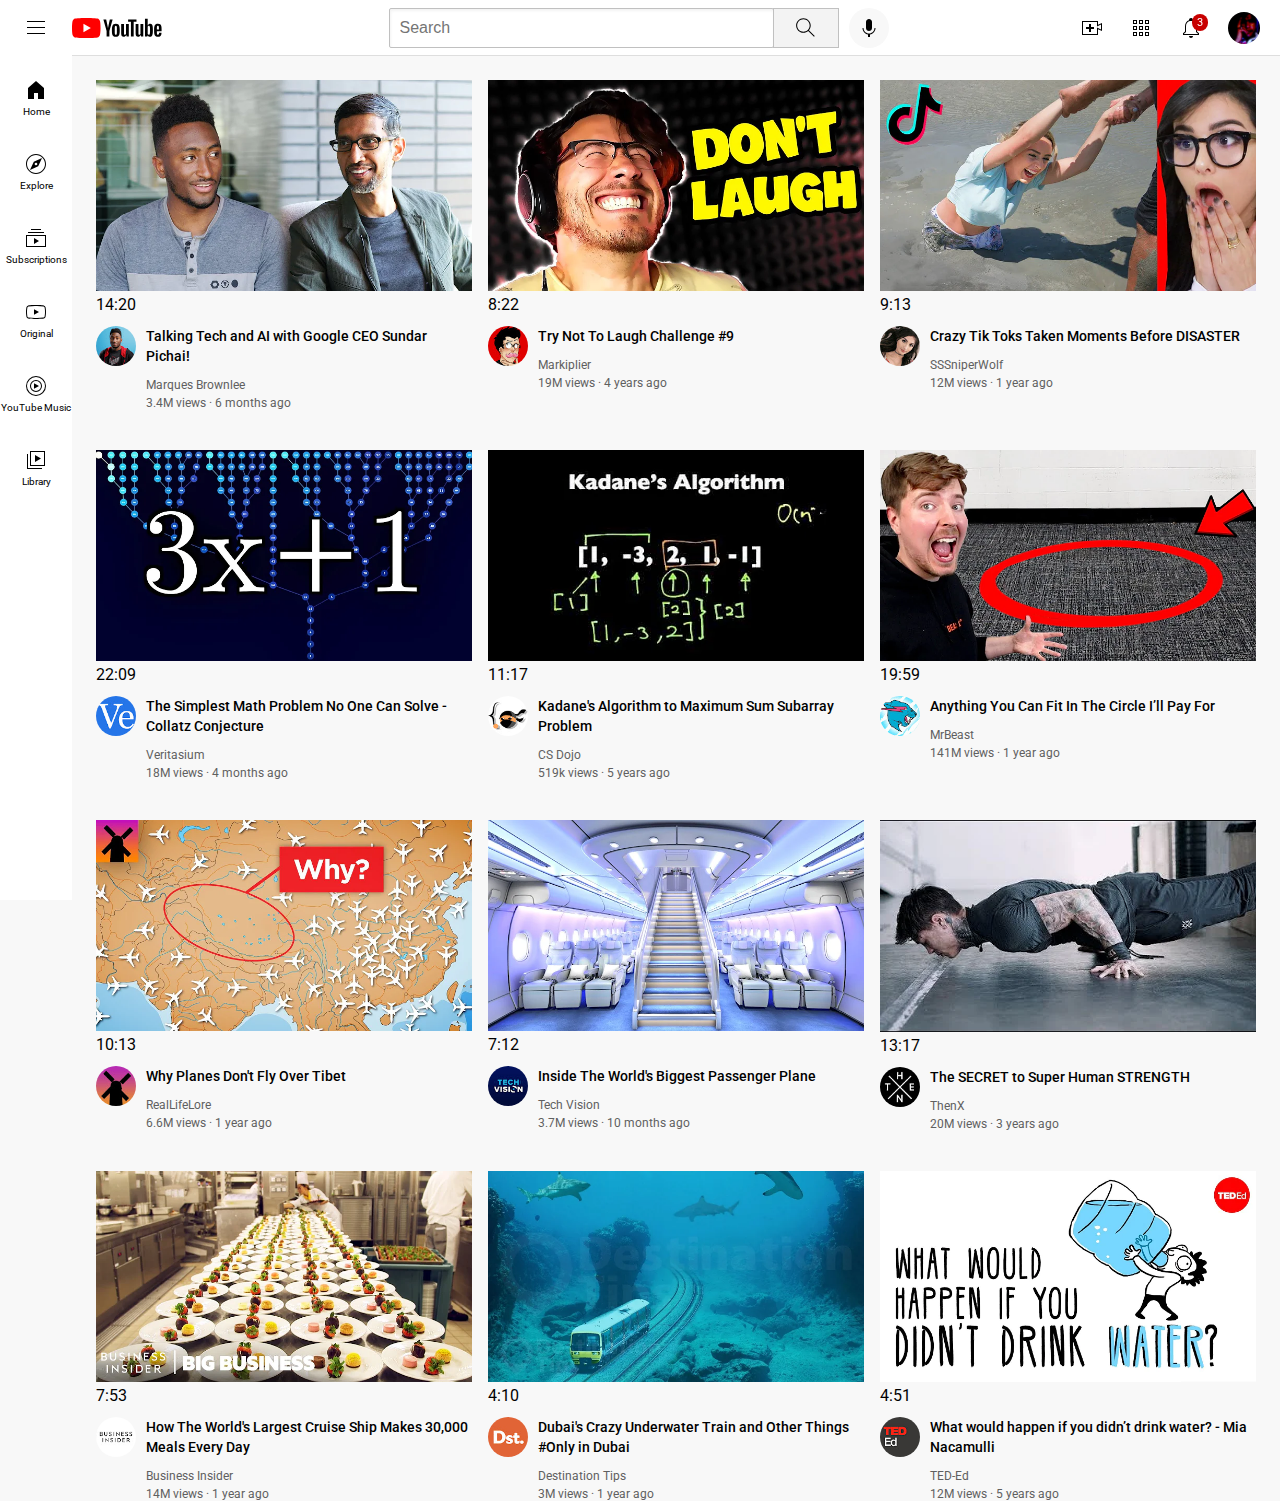
<file: index.html>
<!DOCTYPE html>
<html lang="en">
  <head>
    <meta charset="UTF-8" />
    <meta name="viewport" content="width=device-width, initial-scale=1.0" />
    <title>YouTube.com Clone</title>
<!-- Fuentes de Google -->
    <link rel="preconnect" href="https://fonts.googleapis.com" />
    <link rel="preconnect" href="https://fonts.gstatic.com" crossorigin />
    <link
      href="https://fonts.googleapis.com/css2?family=Roboto:wght@400;500;700&display=swap"
      rel="stylesheet"
    />
<!-- Hojas de estilo -->
    <link rel="stylesheet" href="styles/general.css">
    <link rel="stylesheet" href="styles/header.css">
    <link rel="stylesheet" href="styles/video.css">
    <link rel="stylesheet" href="styles/sidebar.css">
  </head>
  <body>
    <!-- Header -->
     <!-- Left Section -->
    <header class="header">
      <div class="left-section">
        <img class="hamburger-menu" src="icons/hamburger-menu.svg" alt="">
        <img class="youtube-logo" src="icons/youtube-logo.svg " alt="">
      </div>

     <!-- Middle Section -->

      <div class="middle-section">
        <input class="search-bar" type="text" name="" id="" placeholder="Search" />
        <button class="search-button">
          <img class="search-icon" src="icons/search.svg" alt="">
          <div class="tooltip">Search</div>
        </button>
        <button class="voice-search-button">
          <img class="voice-search-icon" src="icons/voice-search-icon.svg" alt="">
          <div class="tooltip">Search with your voice</div>
        </button>
      </div>

     <!-- Right Section -->

      <div class="right-section">
        <div class="upload-icon-container">
          <img class="upload-icon" src="icons/upload.svg" alt="">
          <div class="tooltip">Create</div>
        </div>
        <div class="youtube-apps-icon-container">
          <img class="youtube-apps-icon" src="icons/youtube-apps.svg" alt="">
          <div class="tooltip">YouTube apps</div>
        </div>
        <div class="notifications-icon-container">
          <img class="notifications-icon" src="icons/notifications.svg" alt="">
          <div class="tooltip">Notifications</div>
          <div class="notifications-count">3</div>
        </div>
        <img class="current-user-picture" src="channel-pictures/nes.jpg" alt="">
      </div>
    </header>

    <!-- Sidebar -->

    <nav class="sidebar">
      <div class="sidebar-link">
        <img src="icons/home.svg" alt="">
        <div>Home</div>
      </div>
      <div class="sidebar-link">
        <img src="icons/explore.svg" alt="">
        <div>Explore</div>
      </div>
      <div class="sidebar-link">
        <img src="icons/subscriptions.svg" alt="">
        <div>Subscriptions</div>
      </div>
      <div class="sidebar-link">
        <img src="icons/originals.svg" alt="">
        <div>Original</div>
      </div>
      <div class="sidebar-link">
        <img src="icons/youtube-music.svg" alt="">
        <div>YouTube Music</div>
      </div>
      <div class="sidebar-link">
        <img src="icons/library.svg" alt="">
        <div>Library</div>
      </div>
    </nav>

<!-- Sección Video -->


    <main>
      <!-- Video 1 -->
      <section class="video-grid">
        <div class="video-preview">
          <div class="thumbnail-row">
            <a href="https://www.youtube.com/watch?v=n2RNcPRtAiY"><img class="thumbnail" src="thumbnails/thumbnail-1.webp" alt="" /></a>
            <div class="video-time">14:20</div>
          </div>
          <div class="video-info-grid">
            <div class="channel-picture">
              <a href="https://www.youtube.com/c/mkbhd">
                <img
                  class="profile-picture"
                  src="channel-pictures/channel-1.jpeg"
                  alt=""
                />
              </a>
            </div>
            <div class="video-info">
              <p class="video-title">
                <a href="https://www.youtube.com/watch?v=n2RNcPRtAiY">Talking Tech and AI with Google CEO Sundar Pichai!</a>
              </p>
              <p class="video-author">Marques Brownlee</p>
              <p class="video-stats">3.4M views &#183; 6 months ago</p>
            </div>
          </div>
        </div>
  
      <!-- Video 2 -->
        <div class="video-preview">
          <div class="thumbnail-row">
            <a href="https://www.youtube.com/watch?v=mP0RAo9SKZk"><img class="thumbnail" src="thumbnails/thumbnail-2.webp" alt="" /></a>
            <div class="video-time">8:22</div>
          </div>
          <div class="video-info-grid">
            <div class="channel-picture">
              <a href="https://www.youtube.com/c/markiplier">
                <img
                  class="profile-picture"
                  src="channel-pictures/channel-2.jpeg"
                  alt=""
                />
              </a>
            </div>
            <div class="video-info">
              <p class="video-title">
                <a href="https://www.youtube.com/watch?v=mP0RAo9SKZk">Try Not To Laugh Challenge #9</a>
              </p>
              <p class="video-author">Markiplier</p>
              <p class="video-stats">19M views &#183; 4 years ago</p>
            </div>
          </div>
        </div>
        
      <!-- Video 3 -->     
        <div class="video-preview">
          <div class="thumbnail-row">
            <a href="https://www.youtube.com/watch?v=FgjPQQeTh1w"><img class="thumbnail" src="thumbnails/thumbnail-3.webp" alt="" /></a>
            <div class="video-time">9:13</div>
          </div>
          <div class="video-info-grid">
            <div class="channel-picture">
              <a href="https://www.youtube.com/user/SSSniperWolf">
                <img
                  class="profile-picture"
                  src="channel-pictures/channel-3.jpeg"
                  alt=""
                />
              </a>
            </div>
            <div class="video-info">
              <p class="video-title">
                <a href="https://www.youtube.com/watch?v=FgjPQQeTh1w">Crazy Tik Toks Taken Moments Before DISASTER</a>
              </p>
              <p class="video-author">SSSniperWolf</p>
              <p class="video-stats">12M views &#183; 1 year ago</p>
            </div>
          </div>
        </div>
  
        <!-- Video 4 --> 
        <div class="video-preview">
          <div class="thumbnail-row">
            <a href="https://www.youtube.com/watch?v=094y1Z2wpJg"><img class="thumbnail" src="thumbnails/thumbnail-4.webp" alt="" /></a>
            <div class="video-time">22:09</div>
          </div>
          <div class="video-info-grid">
            <div class="channel-picture">
              <a href="https://www.youtube.com/c/veritasium">
                <img
                  class="profile-picture"
                  src="channel-pictures/channel-4.jpeg"
                  alt=""
                />
              </a>
            </div>
            <div class="video-info">
              <p class="video-title">
                <a href="https://www.youtube.com/watch?v=094y1Z2wpJg">The Simplest Math Problem No One Can Solve - Collatz Conjecture</a>
              </p>
              <p class="video-author">Veritasium</p>
              <p class="video-stats">18M views &#183; 4 months ago</p>
            </div>
          </div>
        </div>
        
      <!-- Video 5 -->   
        <div class="video-preview">
          <div class="thumbnail-row">
            <a href="https://www.youtube.com/watch?v=86CQq3pKSUw"><img class="thumbnail" src="thumbnails/thumbnail-5.webp" alt="" /></a>
            <div class="video-time">11:17</div>
          </div>
          <div class="video-info-grid">
            <div class="channel-picture">
              <a href="https://www.youtube.com/c/CSDojo">
                <img
                  class="profile-picture"
                  src="channel-pictures/channel-5.jpeg"
                  alt=""
                />
              </a>
            </div>
            <div class="video-info">
              <p class="video-title">
                <a href="https://www.youtube.com/watch?v=86CQq3pKSUw">Kadane's Algorithm to Maximum Sum Subarray Problem</a>
              </p>
              <p class="video-author">CS Dojo</p>
              <p class="video-stats">519k views &#183; 5 years ago</p>
            </div>
          </div>
        </div>
        
      <!-- Video 6 -->   
        <div class="video-preview">
          <div class="thumbnail-row">
            <a href="https://www.youtube.com/watch?v=yXWw0_UfSFg"><img class="thumbnail" src="thumbnails/thumbnail-6.webp" alt="" /></a>
            <div class="video-time">19:59</div>
          </div>
          <div class="video-info-grid">
            <div class="channel-picture">
              <a href="https://www.youtube.com/channel/UCX6OQ3DkcsbYNE6H8uQQuVA">
                <img
                  class="profile-picture"
                  src="channel-pictures/channel-6.jpeg"
                  alt=""
                />
              </a>
            </div>
            <div class="video-info">
              <p class="video-title">
                <a href="https://www.youtube.com/watch?v=yXWw0_UfSFg">Anything You Can Fit In The Circle I’ll Pay For</a>
              </p>
              <p class="video-author">MrBeast</p>
              <p class="video-stats">141M views &#183; 1 year ago</p>
            </div>
          </div>
        </div>
        
      <!-- Video 7 -->       
        <div class="video-preview">
          <div class="thumbnail-row">
            <a href="https://www.youtube.com/watch?v=fNVa1qMbF9Y"><img class="thumbnail" src="thumbnails/thumbnail-7.webp" alt="" /></a>
            <div class="video-time">10:13</div>
          </div>
          <div class="video-info-grid">
            <div class="channel-picture">
              <a href="https://www.youtube.com/channel/UCP5tjEmvPItGyLhmjdwP7Ww">
                <img
                  class="profile-picture"
                  src="channel-pictures/channel-7.jpeg"
                  alt=""
                />
              </a>
            </div>
            <div class="video-info">
              <p class="video-title">
                <a href="https://www.youtube.com/watch?v=fNVa1qMbF9Y">Why Planes Don't Fly Over Tibet</a>
              </p>
              <p class="video-author">RealLifeLore</p>
              <p class="video-stats">6.6M views &#183; 1 year ago</p>
            </div>
          </div>
        </div>
        
      <!-- Video 8 -->       
        <div class="video-preview">
          <div class="thumbnail-row">
            <a href="https://www.youtube.com/watch?v=lFm4EM1juls"><img class="thumbnail" src="thumbnails/thumbnail-8.webp" alt="" /></a>
            <div class="video-time">7:12</div>
          </div>
          <div class="video-info-grid">
            <div class="channel-picture">
              <a href="https://www.youtube.com/channel/UCHAK6CyegY22Zj2GWrcaIxg">
                <img
                  class="profile-picture"
                  src="channel-pictures/channel-8.jpeg"
                  alt=""
                />
              </a>
            </div>
            <div class="video-info">
              <p class="video-title">
                <a href="https://www.youtube.com/watch?v=lFm4EM1juls">Inside The World's Biggest Passenger Plane</a>
              </p>
              <p class="video-author">Tech Vision</p>
              <p class="video-stats">3.7M views &#183; 10 months ago</p>
            </div>
          </div>
        </div>
        
      <!-- Video 9 -->       
        <div class="video-preview">
          <div class="thumbnail-row">
            <a href="https://www.youtube.com/watch?v=ixmxOlcrlUc"><img class="thumbnail" src="thumbnails/thumbnail-9.webp" alt="" /></a>
            <div class="video-time">13:17</div>
          </div>
          <div class="video-info-grid">
            <div class="channel-picture">
              <a href="https://www.youtube.com/c/OFFICIALTHENXSTUDIOS">
                <img
                  class="profile-picture"
                  src="channel-pictures/channel-9.jpeg"
                  alt=""
                />
              </a>
            </div>
            <div class="video-info">
              <p class="video-title">
                <a href="https://www.youtube.com/watch?v=ixmxOlcrlUc">The SECRET to Super Human STRENGTH</a>
              </p>
              <p class="video-author">ThenX</p>
              <p class="video-stats">20M views &#183; 3 years ago</p>
            </div>
          </div>
        </div>
        
      <!-- Video 10 -->       
        <div class="video-preview">
          <div class="thumbnail-row">
            <a href="https://www.youtube.com/watch?v=R2vXbFp5C9o"><img class="thumbnail" src="thumbnails/thumbnail-10.webp" alt="" /></a>
            <div class="video-time">7:53</div>
          </div>
          <div class="video-info-grid">
            <div class="channel-picture">
              <a href="https://www.youtube.com/user/businessinsider">
                <img
                  class="profile-picture"
                  src="channel-pictures/channel-10.jpeg"
                  alt=""
                />
              </a>
            </div>
            <div class="video-info">
              <p class="video-title">
                <a href="https://www.youtube.com/watch?v=R2vXbFp5C9o">How The World's Largest Cruise Ship Makes 30,000 Meals Every Day</a>
              </p>
              <p class="video-author">Business Insider</p>
              <p class="video-stats">14M views &#183; 1 year ago</p>
            </div>
          </div>
        </div>
        
      <!-- Video 11 -->       
        <div class="video-preview">
          <div class="thumbnail-row">
            <a href="https://www.youtube.com/watch?v=0nZuYyXET3s"><img class="thumbnail" src="thumbnails/thumbnail-11.webp" alt="" /></a>
            <div class="video-time">4:10</div>
          </div>
          <div class="video-info-grid">
            <div class="channel-picture">
              <a href="https://www.youtube.com/c/Destinationtips">
                <a href="https://www.youtube.com/c/Destinationtips">
                  <img
                    class="profile-picture"
                    src="channel-pictures/channel-11.jpeg"
                    alt=""
                  />
                </a>
              </a>
            </div>
            <div class="video-info">
              <p class="video-title">
                <a href="https://www.youtube.com/watch?v=0nZuYyXET3s">Dubai's Crazy Underwater Train and Other Things #Only in Dubai</a>
              </p>
              <p class="video-author">Destination Tips</p>
              <p class="video-stats">3M views &#183; 1 year ago</p>
            </div>
          </div>
        </div>
        
      <!-- Video 12 -->       
        <div class="video-preview">
          <div class="thumbnail-row">
            <a href="https://www.youtube.com/watch?v=9iMGFqMmUFs"><img class="thumbnail" src="thumbnails/thumbnail-12.webp" alt="" /></a>
            <div class="video-time">4:51</div>
          </div>
          <div class="video-info-grid">
            <div class="channel-picture">
              <a href="https://www.youtube.com/teded">
                <img
                  class="profile-picture"
                  src="channel-pictures/channel-12.jpeg"
                  alt=""
                />
              </a>
            </div>
            <div class="video-info">
              <p class="video-title">
                <a href="https://www.youtube.com/watch?v=9iMGFqMmUFs">What would happen if you didn’t drink water? - Mia Nacamulli</a>
              </p>
              <p class="video-author">TED-Ed</p>
              <p class="video-stats">12M views &#183; 5 years ago</p>
            </div>
          </div>
        </div>
        </section>
      </div>
    </main>
  </body>
</html>
</file>
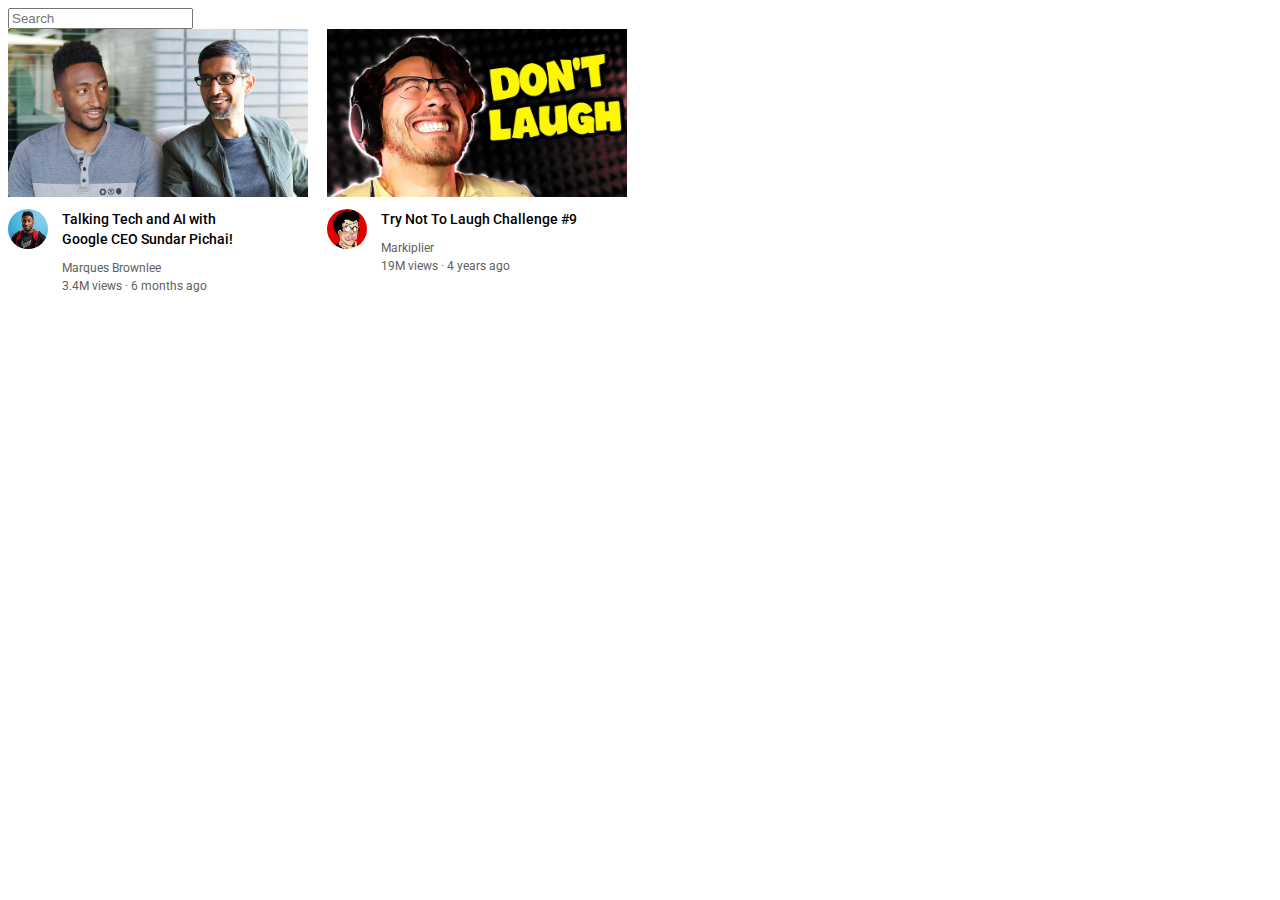
<file: youtube.html>
<!DOCTYPE html>
<html lang="en">
  <head>
    <meta charset="UTF-8" />
    <meta name="viewport" content="width=device-width, initial-scale=1.0" />
    <title>YouTube.com Clone</title>

    <link rel="preconnect" href="https://fonts.googleapis.com" />
    <link rel="preconnect" href="https://fonts.gstatic.com" crossorigin />
    <link
      href="https://fonts.googleapis.com/css2?family=Roboto:wght@400;500;700&display=swap"
      rel="stylesheet"
    />

    <style>
      p {
        font-family: Roboto, Arial;
        margin-top: 0;
        margin-bottom: 0;
      }
      .thumbnail {
        width: 300px;
        display: block;
      }

      .search-bar {
        display: block;
      }

      .video-title {
        margin-top: 0;
        font-size: 14px;
        font-weight: 500;
        line-height: 20px;
        margin-bottom: 12px;
      }

      .video-preview {
        width: 300px;
        display: inline-block;
        vertical-align: top;
        margin-right: 15px;
      }

      .channel-picture {
        display: inline-block;
        width: 50px;
        vertical-align: top;
      }

      .video-info {
        display: inline-block;
        width: 200px;
      }

      .profile-picture {
        width: 40px;
        border-radius: 50px;
      }

      .thumbnail-row {
        margin-bottom: 12px;
      }

      .video-author,
      .video-stats {
        font-size: 12px;
        color: rgb(96, 96, 96);
      }

      .video-author {
        margin-bottom: 4px;
      }
    </style>
  </head>
  <body>
    <input class="search-bar" type="text" name="" id="" placeholder="Search" />

    <div class="video-preview">
      <div class="thumbnail-row">
        <img class="thumbnail" src="thumbnails/thumbnail-1.webp" alt="" />
      </div>
      <div>
        <div class="channel-picture">
          <img
            class="profile-picture"
            src="channel-pictures/channel-1.jpeg"
            alt=""
          />
        </div>
        <div class="video-info">
          <p class="video-title">
            Talking Tech and AI with Google CEO Sundar Pichai!
          </p>
          <p class="video-author">Marques Brownlee</p>
          <p class="video-stats">3.4M views &#183; 6 months ago</p>
        </div>
      </div>
    </div>

    <div class="video-preview">
      <div class="thumbnail-row">
        <img class="thumbnail" src="thumbnails/thumbnail-2.webp" alt="" />
      </div>
      <div>
        <div class="channel-picture">
          <img
            class="profile-picture"
            src="channel-pictures/channel-2.jpeg"
            alt=""
          />
        </div>
        <div class="video-info">
          <p class="video-title">
            Try Not To Laugh Challenge #9
          </p>
          <p class="video-author">Markiplier</p>
          <p class="video-stats">19M views &#183; 4 years ago</p>
        </div>
      </div>
    </div>
   
    </div>
  </body>
</html>
</file>
<file: styles/general.css>
p {
  margin-top: 0;
  margin-bottom: 0;
}

body {
  font-family: Roboto, Arial;
  margin: 0;
  padding-top: 80px;
  padding-left: 96px;
  padding-right: 24px;
  background-color: rgb(248, 248, 248);
}

a {
  color: black;
  text-decoration: none;
}
</file>
<file: styles/header.css>
.header {
  height: 55px;
  display: flex;
  flex-direction: row;
  justify-content: space-between;

  position: fixed;
  top: 0;
  left: 0;
  right: 0;
  z-index: 100;

  background-color: white;

  border-bottom-width: 1px;
  border-bottom-style: solid;
  border-bottom-color: rgb(222, 222, 222);
}

.left-section {
  display: flex;
  align-items: center;
}

.hamburger-menu {
  height: 24px;
  margin-left: 24px;
  margin-right: 24px;
}

.youtube-logo {
  height: 20px;
}

.middle-section {
  flex: 1;
  margin-left: 70px;
  margin-right: 35px;
  max-width: 500px;
  display: flex;
  align-items: center;
}

.search-bar {
  flex: 1;
  height: 36px;
  padding-left: 10px;
  font-size: 16px;
  border: 1px solid rgb(192, 192, 192);
  border-radius: 2px;
  box-shadow: inset 1px 2px 3px rgba(0, 0, 0, 0.05);
  width: 0;
}

.search-bar::placeholder {
  font-size: 16px;
}

.search-button {
  height: 40px;
  width: 66px;
  background-color: rgb(243, 243, 243);
  border: 1px solid rgb(192, 192, 192);
  margin-left: -1px;
  margin-right: 10px;
}

.search-button,
.voice-search-button,
.upload-icon-container,
.youtube-apps-icon-container,
.notifications-icon-container {
  display: flex;
  justify-content: center;
  align-items: center;
  position: relative;
}

.search-button .tooltip,
.voice-search-button .tooltip,
.upload-icon-container .tooltip,
.youtube-apps-icon-container .tooltip,
.notifications-icon-container .tooltip {
  position: absolute;
  background-color: gray;
  color: white;
  padding: 4px 8px;
  border-radius: 2px;
  font-size: 12px;
  bottom: -30px;
  opacity: 0;
  transition: opacity 0.15s;
  pointer-events: none;
  white-space: nowrap;
}

.search-button:hover .tooltip,
.voice-search-button:hover .tooltip,
.upload-icon-container:hover .tooltip,
.youtube-apps-icon-container:hover .tooltip,
.notifications-icon-container:hover .tooltip {
  opacity: 1;
}

.search-icon {
  height: 25px;
}

.voice-search-button {
  height: 40px;
  width: 40px;
  border-radius: 20px;
  border: none;
  background-color: rgb(248, 248, 248);
}

.voice-search-icon {
  height: 24px;
}

.right-section {
  width: 180px;
  margin-right: 20px;
  display: flex;
  align-items: center;
  justify-content: space-between;
  flex-shrink: 0;
}

.upload-icon {
  height: 24px;
}

.youtube-apps-icon {
  height: 24px;
}

.notifications-icon {
  height: 24px;
}

/* .notifications-icon-container {
  position: relative;
} */

.notifications-count {
  position: absolute;
  top: -2px;
  right: -5px;
  background-color: rgb(200, 0, 0);
  color: white;
  font-size: 11px;
  padding: 2px 5px;
  border-radius: 10px;
  
}

.current-user-picture {
  height: 32px;
  border-radius: 16px;
}
</file>
<file: styles/video.css>
.thumbnail {
  width: 100%;
}

.video-title {
  margin-top: 0;
  font-size: 14px;
  font-weight: 500;
  line-height: 20px;
  margin-bottom: 12px;
}

.video-info-grid {
  display: grid;
  grid-template-columns: 50px 1fr;
}

.profile-picture {
  width: 40px;
  border-radius: 50px;
}

.thumbnail-row {
  margin-bottom: 12px;
}

.video-author,
.video-stats {
  font-size: 12px;
  color: rgb(96, 96, 96);
}

.video-author {
  margin-bottom: 4px;
}

.video-grid {
  display: grid;
  grid-template-columns: 1fr 1fr 1fr;
  column-gap: 16px;
  row-gap: 40px;
}
</file>
<file: styles/sidebar.css>
.sidebar {
  position: fixed;
  left: 0;
  bottom: 0;
  top: 55px;
  background-color: white;
  width: 72px;
  z-index: 200;
  padding-top: 5px;
}

.sidebar-link {
  height: 74px;
  display: flex;
  justify-content: center;
  align-items: center;
  flex-direction: column;
  cursor: pointer;
}

.sidebar-link:hover {
  background-color: rgb(235, 235, 235);
}

.sidebar-link img {
  height: 24px;
  margin-bottom: 4px;
}

.sidebar-link div {
  font-family: Roboto, Arial;
  font-size: 10px;
}
</file>
